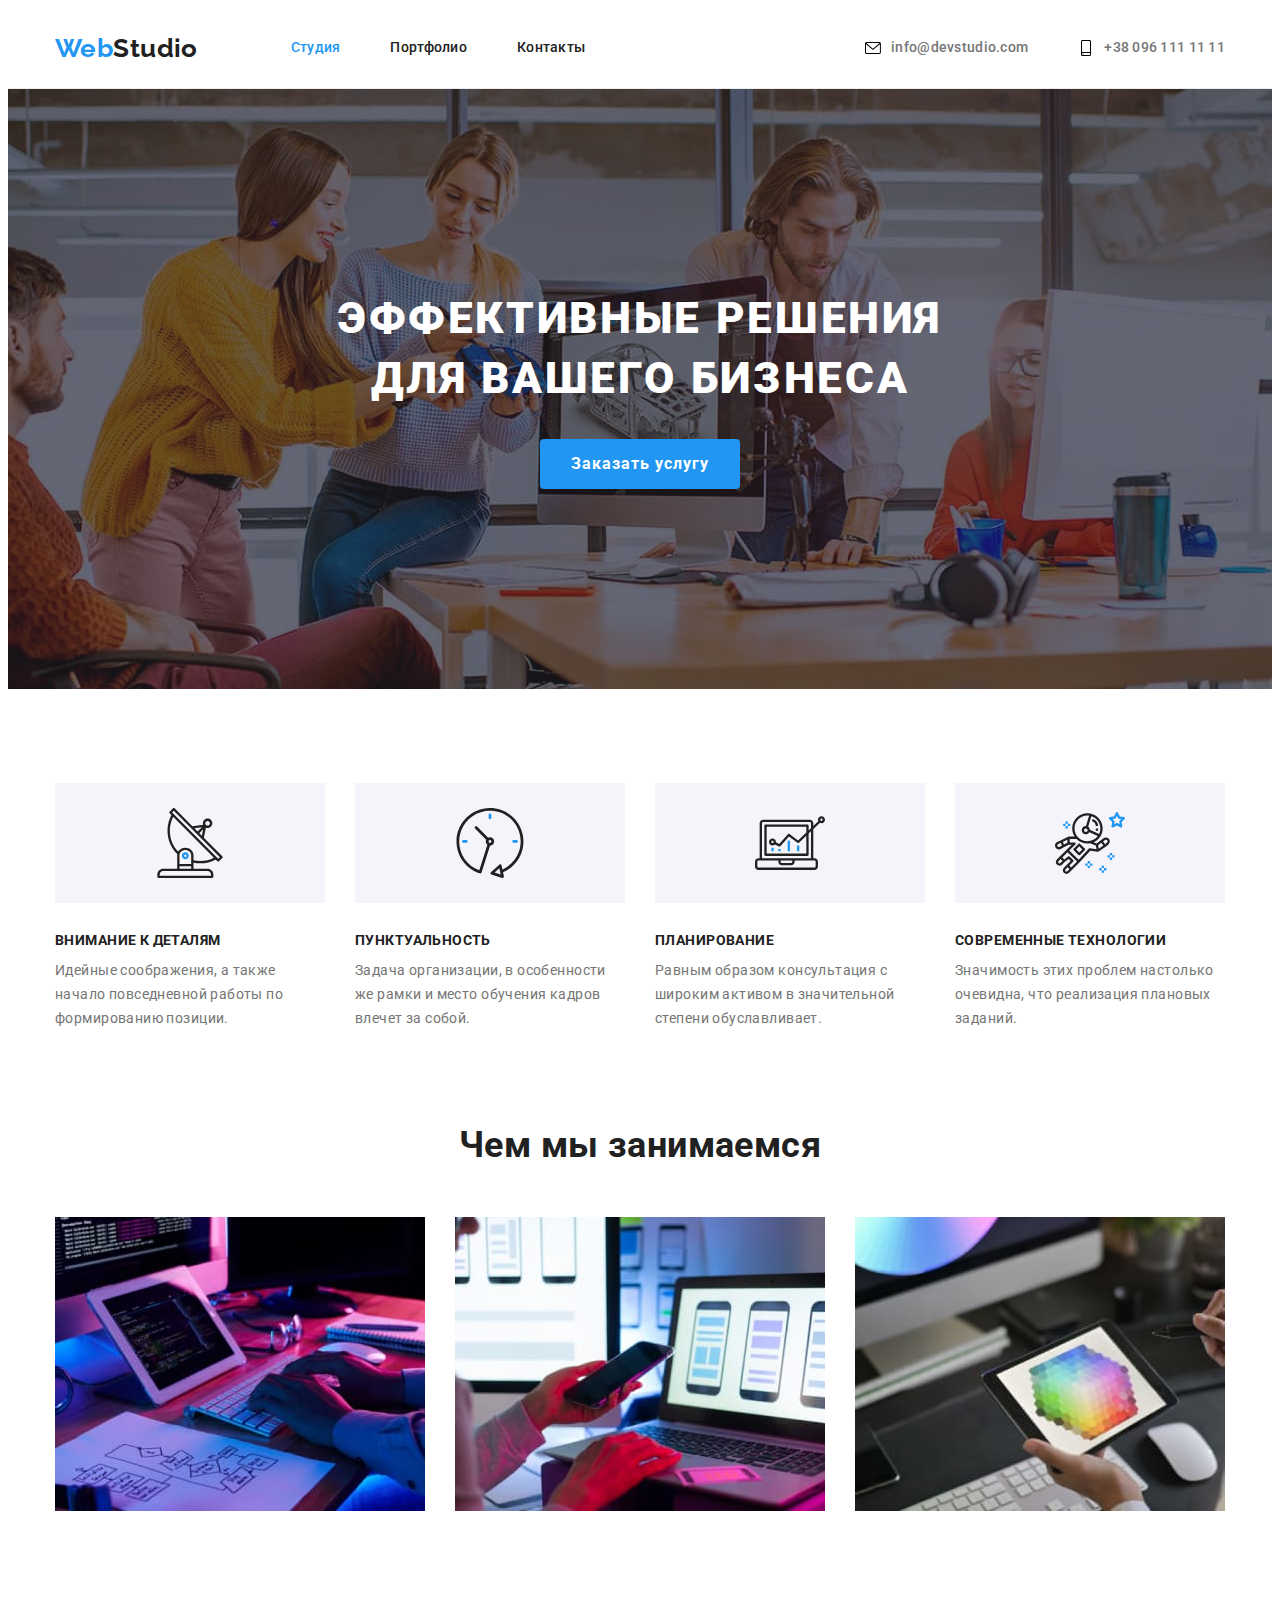
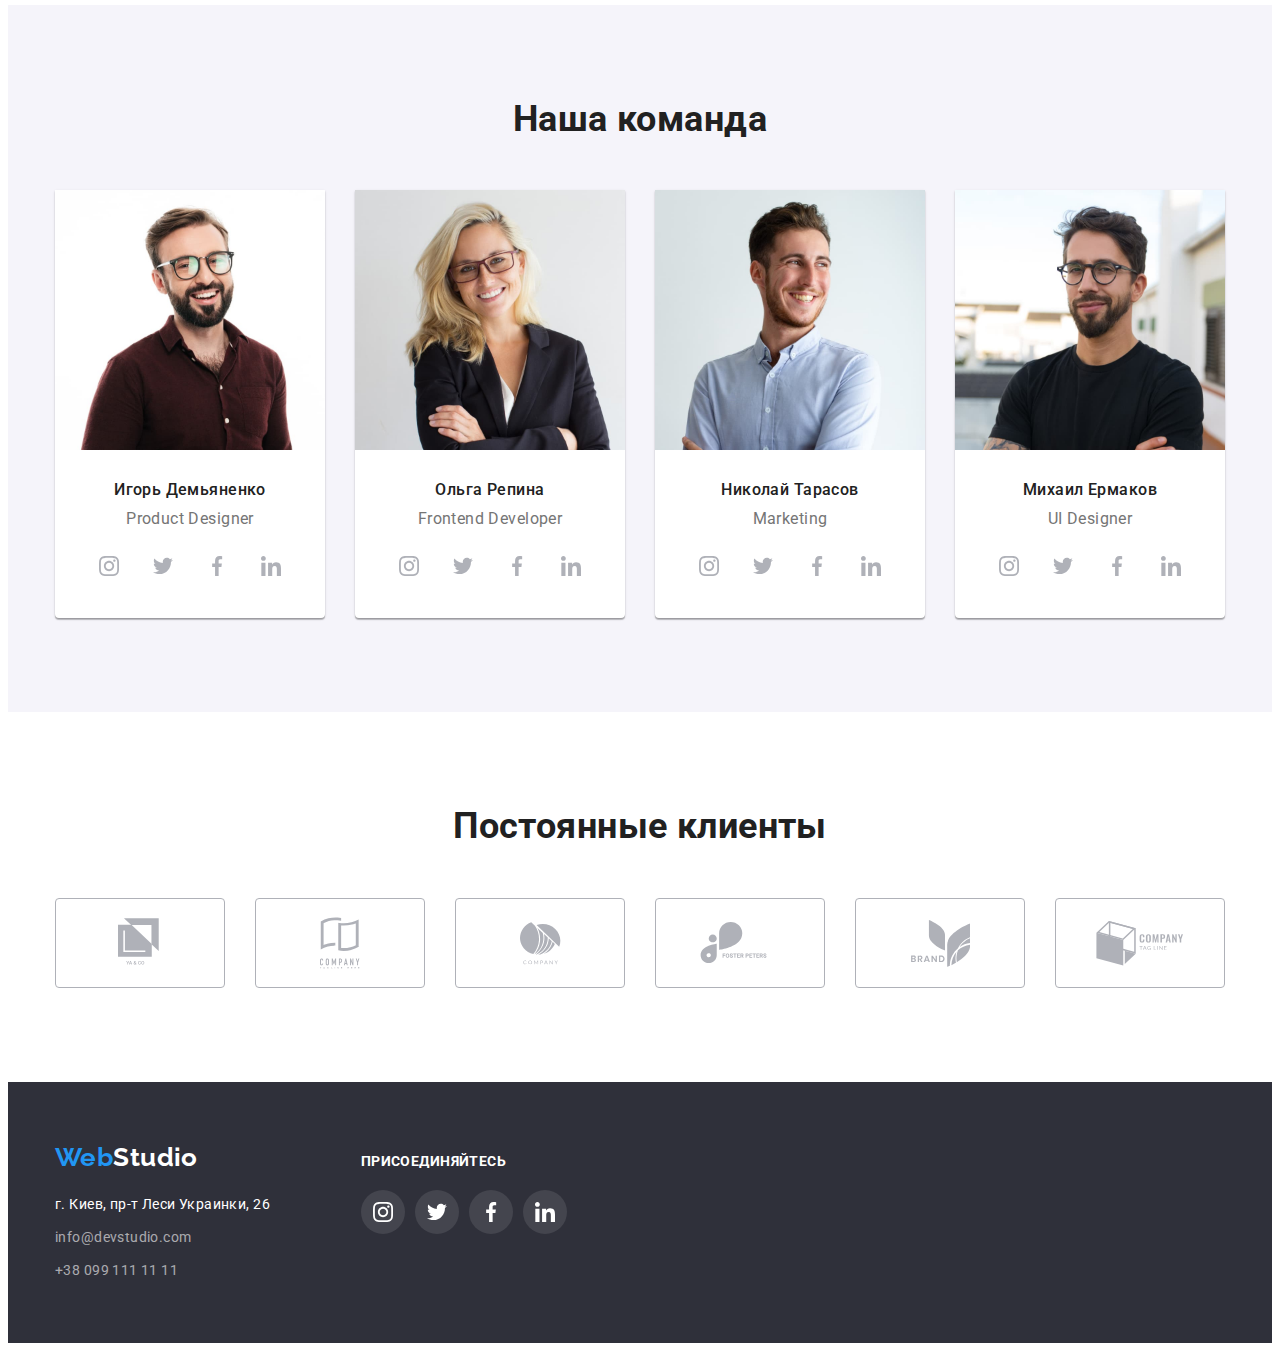
<file: index.html>
<!DOCTYPE html>
<html lang="ru">

<head>
    <meta charset="UTF-8" />
    <meta name="viewport" content="width=device-width, initial-scale=1.0" />
    <title>Студия</title>
    <link rel="stylesheet" href="https://cdnjs.cloudflare.com/ajax/libs/modern-normalize/1.0.0/modern-normalize.min.css"
        integrity="sha512-ISS7cAi1PEhQ8jnbJpJZMd29NlhNj4AWYyLOSp2CE/CsHxTCu+r+t0D2yoJudVrd0/8fTVPUVDzY5Tvli75u/g=="
        crossorigin="anonymous" />
    <link 
      href="https://fonts.googleapis.com/css2?family=Raleway:wght@700&family=Roboto:wght@400;500;700;900&display=swap" 
      rel="stylesheet"
    />
    <link rel="stylesheet" href="./css/styles.css" />
</head>

<body>
    <!-- Шапка сайта -->
    <header class="top-line">
        <div class="container top-cont">
            <nav class="navi">
                <a href="./index.html" class="logo">Web<span class="logo-top">Studio</span></a>
                <ul class="site-navi">
                    <li class="item"><a href="./index.html" class="link link current">Студия</a></li>
                    <li class="item"><a href="./portfolio.html" class="link">Портфолио</a></li>
                    <li class="item"><a href="" class="link">Контакты</a></li>
                </ul>
            </nav>
            <ul class="out-navi">
                <li class="item">
                    <a href="mailto:info@devstudio.com" class="link">
                        <svg class="out-navi-icon">
                            <use href="./images/icons.svg#head-envelope"></use>
                        </svg>
                        info@devstudio.com
                    </a>
                </li>
                <li class="item"><a href="tel:+380961111111" class="link">
                    <svg class="out-navi-icon">
                        <use href="./images/icons.svg#head-smartphone"></use>
                    </svg>
                    +38 096 111 11 11</a></li>
            </ul>
        </div>
    </header>
    <main>

        <!-- ГЕРОЙ -->
        <section class="hero">
            <div class="hero-content">
                 <h1 class="hero-title">ЭФФЕКТИВНЫЕ РЕШЕНИЯ ДЛЯ ВАШЕГО БИЗНЕСА</h1>
                 <button type="button" class="button-hero">Заказать услугу</button>
            </div>        
        </section>

        <!-- Особенности-feature- -->
        <section class="section-feature">
            <div class="container">
                <h2 class="visually-hidden">Особенности</h2>
                <ul class="feature-list">
                    <li class="item">
                        <div class="feature-images">
                            <svg>
                                <use href="./images/icons.svg#antenna"></use>
                            </svg>
                        </div>
                        <h3 class="section-feature-title">Внимание к деталям</h3>
                        <p class="section-feature-text">
                            Идейные соображения, а также начало повседневной работы по формированию позиции.
                        </p>
                    </li>
                    <li class="item">
                        <div class="feature-images">
                            <svg>
                                <use href="./images/icons.svg#clock"></use>
                            </svg>
                        </div>
                        <h3 class="section-feature-title">
                            Пунктуальность
                        </h3>
                        <p class="section-feature-text">
                            Задача организации, в особенности же рамки и место обучения кадров влечет за собой.
                        </p>
                    </li>
                    <li class="item">
                        <div class="feature-images">
                            <svg>
                                <use href="./images/icons.svg#diagram"></use>
                            </svg>
                        </div>
                        <h3 class="section-feature-title">
                            Планирование
                        </h3>
                        <p class="section-feature-text">
                            Равным образом консультация с широким активом в значительной степени обуславливает.
                        </p>
                    </li>
                    <li class="item">
                        <div class="feature-images">
                            <svg>
                                <use href="./images/icons.svg#astronaut"></use>
                            </svg>
                        </div>
                        <h3 class="section-feature-title">
                            Современные технологии
                        </h3>
                        <p class="section-feature-text">
                            Значимость этих проблем настолько очевидна, что реализация плановых заданий.
                        </p>
                    </li>
                </ul>
            </div>   
        </section>

        <!-- Чем мы занимаемся - work -->
        <section class="section-work">
            <div class="container">
                <h2 class="section-work-title">Чем мы занимаемся</h2>
                <ul class="work-list">
                    <li class="item">
                        <img src="./images/1-1.jpg" alt="Алгоритм и планшет" width="370" height="294" />
                    </li>
                    <li class="item">
                        <img src="./images/1-2.jpg" alt="Смартфон и ноутбук" width="370" height="294" />
                    </li>
                    <li class="item">
                        <img src="./images/1-3.jpg" alt="Планшет и компьютер" width="370" height="294" />
                    </li>
                </ul>
            </div>            
        </section>

        <!-- Наша команда - team-->
        <section class="section-team">
            <div class="container">
                <h2 class="section-team-title">Наша команда</h2>
                <ul class="team-list">
                    <li class="team-cell">
                        <img src="./images/2-1-demiantnko.jpg" alt="Игорь Демьяненко" width="270" height="260" />
                        <div class="team-cell-text">
                            <h3 class="team-title">Игорь Демьяненко</h3>
                            <p class="section-team-text">
                                Product Designer
                            </p>
                            <ul class="t-social">
                                <li class="t-soc-cell">
                                 <a href="" class="t-soc-link">
                                     <svg class="t-soc-item">
                                        <use href="./images/icons.svg#social-instagram"></use>
                                     </svg>
                                 </a>
                                </li>
                                <li class="t-soc-cell">
                                    <a href="" class="t-soc-link">
                                        <svg class="t-soc-item">
                                            <use href="./images/icons.svg#social-twitter"></use>
                                        </svg>
                                    </a>
                                </li>
                                <li class="t-soc-cell">
                                    <a href="" class="t-soc-link">
                                        <svg class="t-soc-item">
                                            <use href="./images/icons.svg#social-facebook"></use>
                                        </svg>
                                    </a>
                                </li>
                                <li class="t-soc-cell">
                                    <a href="" class="t-soc-link">
                                        <svg class="t-soc-item">
                                            <use href="./images/icons.svg#social-linkedin"></use>
                                        </svg>
                                    </a>
                                </li>
                            </ul>
                        </div>
                    </li>
                    <li class="team-cell">
                        <img src="./images/2-2-repina.jpg" alt="Поле" width="270" height="260" />
                        <div class="team-cell-text">
                            <h3 class="team-title">Ольга Репина</h3>
                            <p class="section-team-text">
                                Frontend Developer
                            </p>
                            <ul class="t-social">
                                <li class="t-soc-cell">
                                    <a href="" class="t-soc-link">
                                        <svg class="t-soc-item">
                                            <use href="./images/icons.svg#social-instagram"></use>
                                        </svg>
                                    </a>
                                </li>
                                <li class="t-soc-cell">
                                    <a href="" class="t-soc-link">
                                        <svg class="t-soc-item">
                                            <use href="./images/icons.svg#social-twitter"></use>
                                        </svg>
                                    </a>
                                </li>
                                <li class="t-soc-cell">
                                    <a href="" class="t-soc-link">
                                        <svg class="t-soc-item">
                                            <use href="./images/icons.svg#social-facebook"></use>
                                        </svg>
                                    </a>
                                </li>
                                <li class="t-soc-cell">
                                    <a href="" class="t-soc-link">
                                        <svg class="t-soc-item">
                                            <use href="./images/icons.svg#social-linkedin"></use>
                                        </svg>
                                    </a>
                                </li>
                            </ul>
                        </div>
                    </li>
                    <li class="team-cell">
                        <img src="./images/2-3-tarasov.jpg" alt="Николай Тарасов" width="270" height="260" />
                        <div class="team-cell-text">
                            <h3 class="team-title">Николай Тарасов</h3>
                            <p class="section-team-text">
                                Marketing
                            </p>
                            <ul class="t-social">
                                <li class="t-soc-cell">
                                    <a href="" class="t-soc-link">
                                        <svg class="t-soc-item">
                                            <use href="./images/icons.svg#social-instagram"></use>
                                        </svg>
                                    </a>
                                </li>
                                <li class="t-soc-cell">
                                    <a href="" class="t-soc-link">
                                        <svg class="t-soc-item">
                                            <use href="./images/icons.svg#social-twitter"></use>
                                        </svg>
                                    </a>
                                </li>
                                <li class="t-soc-cell">
                                    <a href="" class="t-soc-link">
                                        <svg class="t-soc-item">
                                            <use href="./images/icons.svg#social-facebook"></use>
                                        </svg>
                                    </a>
                                </li>
                                <li class="t-soc-cell">
                                    <a href="" class="t-soc-link">
                                        <svg class="t-soc-item">
                                            <use href="./images/icons.svg#social-linkedin"></use>
                                        </svg>
                                    </a>
                                </li>
                            </ul>
                        </div>
                    </li>
                    <li class="team-cell">
                        <img src="./images/2-4-ermakov.jpg" alt="Михаил Ермаков" width="270" height="260" />
                        <div class="team-cell-text">
                            <h3 class="team-title">Михаил Ермаков</h3>
                            <p class="section-team-text">
                                UI Designer
                            </p>
                            <ul class="t-social">
                                <li class="t-soc-cell">
                                    <a href="" class="t-soc-link">
                                        <svg class="t-soc-item">
                                            <use href="./images/icons.svg#social-instagram"></use>
                                        </svg>
                                    </a>
                                </li>
                                <li class="t-soc-cell">
                                    <a href="" class="t-soc-link">
                                        <svg class="t-soc-item">
                                            <use href="./images/icons.svg#social-twitter"></use>
                                        </svg>
                                    </a>
                                </li>
                                <li class="t-soc-cell">
                                    <a href="" class="t-soc-link">
                                        <svg class="t-soc-item">
                                            <use href="./images/icons.svg#social-facebook"></use>
                                        </svg>
                                    </a>
                                </li>
                                <li class="t-soc-cell">
                                    <a href="" class="t-soc-link">
                                        <svg class="t-soc-item">
                                            <use href="./images/icons.svg#social-linkedin"></use>
                                        </svg>
                                    </a>
                                </li>
                            </ul>
                        </div>
                    </li>
                </ul>
            </div>   
        </section>

        <section class="section-clients">
            <div class="container">
                <h2 class="clients-title">Постоянные клиенты</h2>
                <ul class="clients-list">
                    <li class="client-cell">
                        <a href="" class="client-link">
                        <svg class="client-link-item" width="45px" height="50px">
                            <use href="./images/icons.svg#logo-1"></use>
                        </svg>
                        </a>
                    </li>
<li class="client-cell">
                        <a href="" class="client-link">
                        <svg class="client-link-item" width="40px" height="52px">
                            <use href="./images/icons.svg#logo-2"></use>
                        </svg>
                        </a>
                    </li>
<li class="client-cell">
                        <a href="" class="client-link">
                        <svg class="client-link-item" width="41px" height="43px">
                            <use href="./images/icons.svg#logo-3"></use>
                        </svg>
                        </a>
                    </li>
<li class="client-cell">
                        <a href="" class="client-link">
                        <svg class="client-link-item" width="80px" height="42px">
                            <use href="./images/icons.svg#logo-4"></use>
                        </svg>
                        </a>
                    </li>
 <li class="client-cell">
                        <a href="" class="client-link">
                        <svg class="client-link-item" width="59px" height="47px">
                            <use href="./images/icons.svg#logo-5"></use>
                        </svg>
                        </a>
                    </li>                   
<li class="client-cell">
                        <a href="" class="client-link">
                        <svg class="client-link-item" width="88px" height="45px">
                            <use href="./images/icons.svg#logo-6"></use>
                        </svg>
                        </a>
                    </li>
                </ul>
            </div>
        </section>
    </main>

    <!-- Футер -->
    <footer class="site-footer">
        <div class="container">
            <div>
                <a href="./index.html" class="logo">Web<span     class="logo-footer">Studio</span></a>
                <address>
                <ul class="footer-navi">
                    <li>
                        <a href="https://www.google.com.ua/maps/place/%D0%9A%D0%B8%D0%B5%D0%B2,+02000/@50.4021368,30.2525048,10z/data=!3m1!4b1!4m5!3m4!1s0x40d4cf4ee15a4505:0x764931d2170146fe!8m2!3d50.4501!4d30.5234"
                            rel="noopener noreferrer" target="_blank" class="goo-maps">г. Киев, пр-т Леси Украинки, 26</a>
                    </li>
                    <li>
                        <a href="mailto:info@devstudio.com" class="link">info@devstudio.com</a>
                    </li>
                    <li>
                        <a href="tel:+380991111111" class="link">+38 099 111 11 11</a>
                    </li>
                </ul>
                </address>
            </div>
            <div class="footer-social">
                <h3 class="foo-soc-title">ПРИСОЕДИНЯЙТЕСЬ</h3>
                <ul class="foo-social">
                    <li class="foo-soc-cell">
                        <a href="" class="foo-soc-link">
                            <svg class="foo-soc-item">
                                <use href="./images/icons.svg#social-instagram"></use>
                            </svg>
                        </a>
                    </li>
                    <li class="foo-soc-cell">
                        <a href="" class="foo-soc-link">
                            <svg class="foo-soc-item">
                                <use href="./images/icons.svg#social-twitter"></use>
                            </svg>
                        </a>
                    </li>
                    <li class="foo-soc-cell">
                        <a href="" class="foo-soc-link">
                            <svg class="foo-soc-item">
                                <use href="./images/icons.svg#social-facebook"></use>
                            </svg>
                        </a>
                    </li>
                    <li class="foo-soc-cell">
                        <a href="" class="foo-soc-link">
                            <svg class="foo-soc-item">
                                <use href="./images/icons.svg#social-linkedin"></use>
                            </svg>
                        </a>
                    </li>
                </ul>
            </div>
        </div>
        
    </footer>
</body>

</html>
</file>
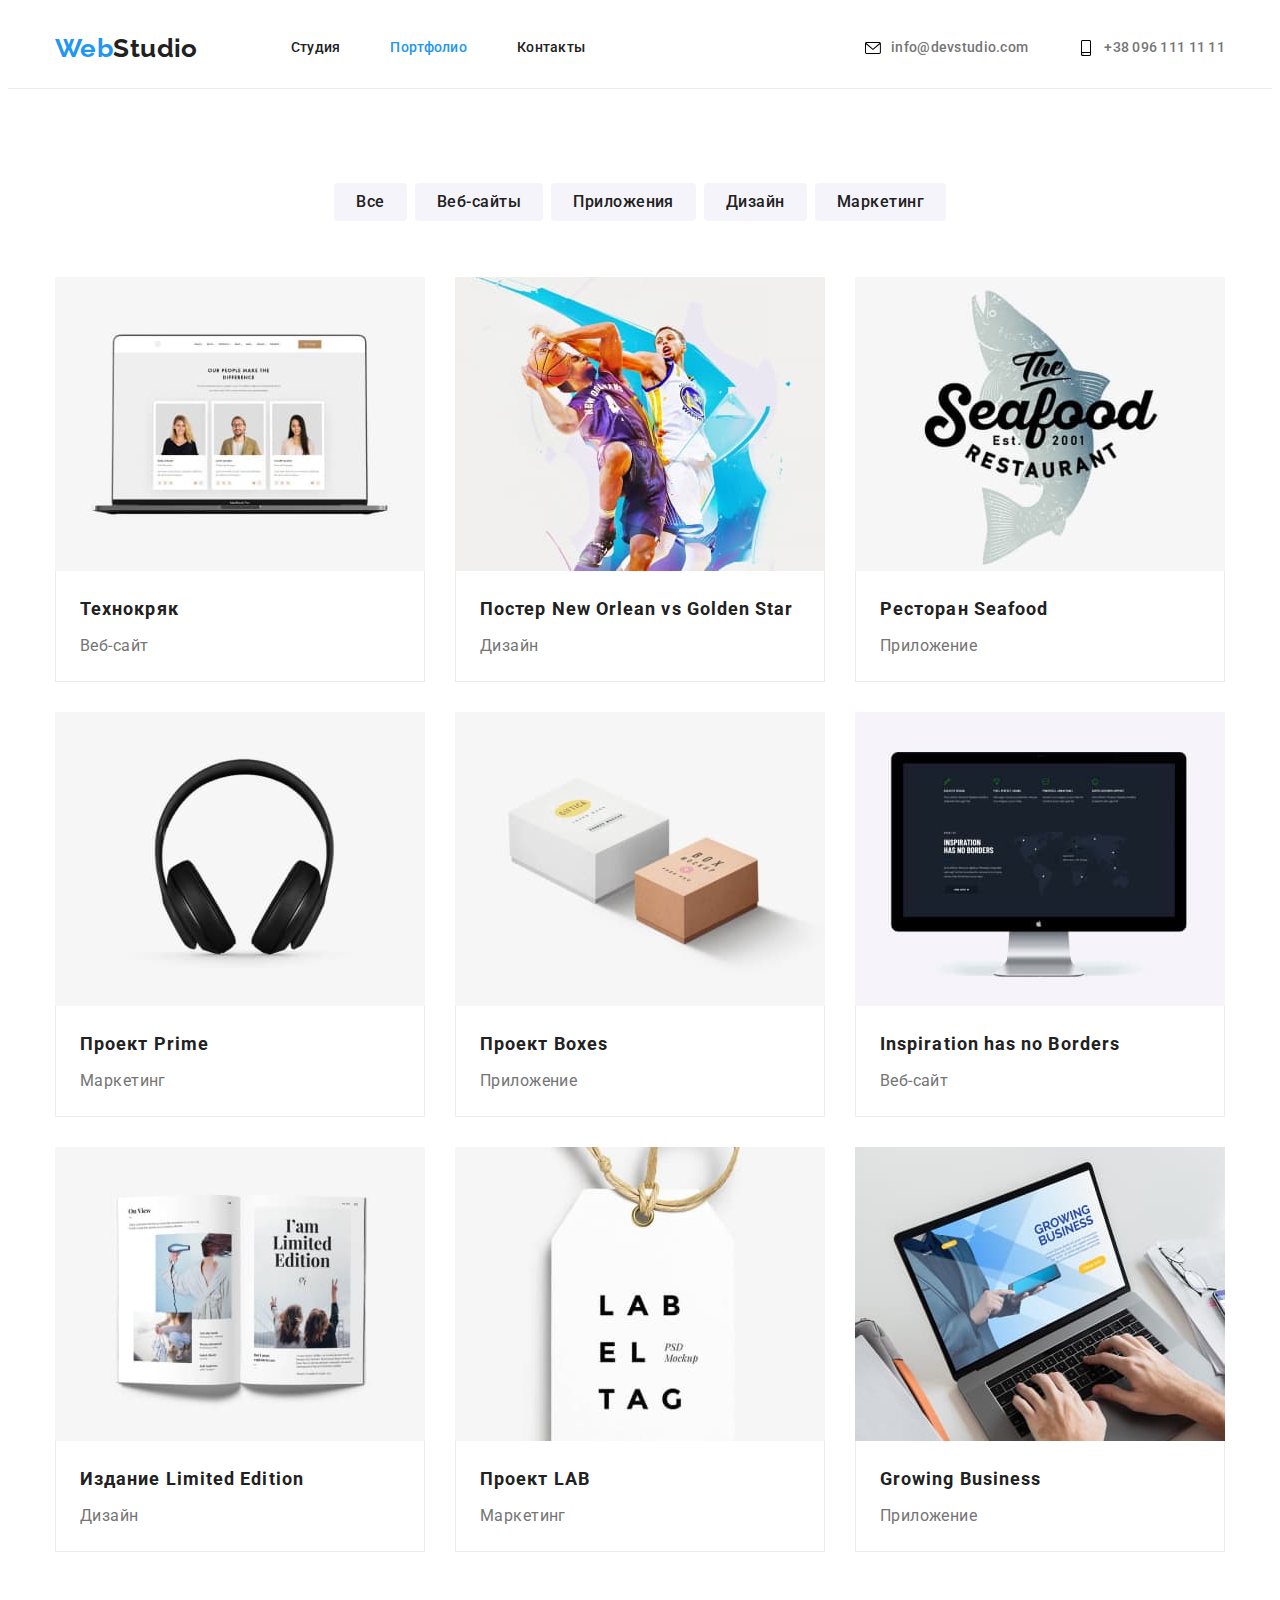
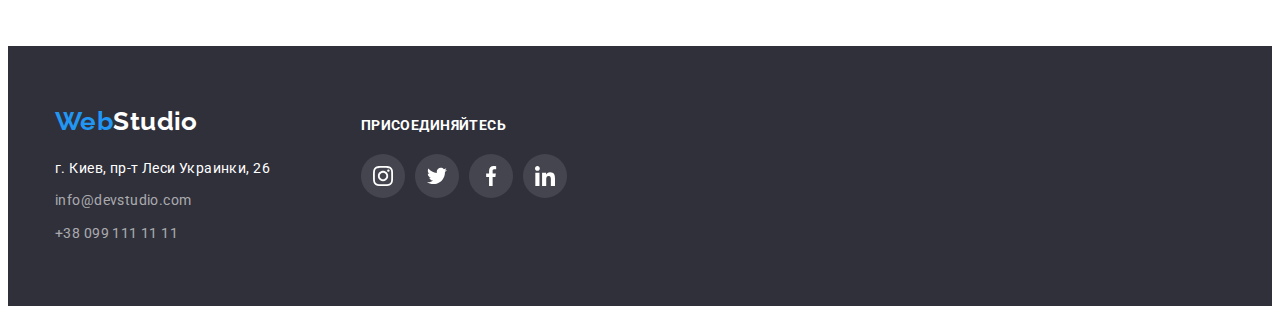
<file: portfolio.html>
<!DOCTYPE html>
<html lang="ru">

<head>
    <meta charset="UTF-8" />
    <meta name="viewport" content="width=device-width, initial-scale=1.0" />
    <title>Портфолио</title>
    <link rel="stylesheet" href="https://cdnjs.cloudflare.com/ajax/libs/modern-normalize/1.0.0/modern-normalize.min.css"
        integrity="sha512-ISS7cAi1PEhQ8jnbJpJZMd29NlhNj4AWYyLOSp2CE/CsHxTCu+r+t0D2yoJudVrd0/8fTVPUVDzY5Tvli75u/g=="
        crossorigin="anonymous" />
    <link
        href="https://fonts.googleapis.com/css2?family=Raleway:wght@700&family=Roboto:wght@400;500;700;900&display=swap"
        rel="stylesheet" />
    <link rel="stylesheet" href="./css/styles.css" />
</head>

<body>
    <!-- Шапка сайта -->
    <header class="top-line">
        <div class="container top-cont">
            <nav class="navi">
                <a href="./index.html" class="logo">Web<span class="logo-top">Studio</span></a>
                <ul class="site-navi">
                    <li class="item"><a href="./index.html" class="link">Студия</a></li>
                    <li class="item"><a href="./portfolio.html" class="link link current">Портфолио</a></li>
                    <li class="item"><a href="" class="link">Контакты</a></li>
                </ul>
            </nav>
            <ul class="out-navi">
                <li class="item">
                    <a href="mailto:info@devstudio.com" class="link">
                        <svg class="out-navi-icon">
                            <use href="./images/icons.svg#head-envelope"></use>
                        </svg>
                        info@devstudio.com
                    </a>
                </li>
                <li class="item"><a href="tel:+380961111111" class="link">
                        <svg class="out-navi-icon">
                            <use href="./images/icons.svg#head-smartphone"></use>
                        </svg>
                        +38 096 111 11 11</a></li>
            </ul>
        </div>
    </header>
    <main>
        <section class="section-pf">
            <div class="container">
                <h2 class="visually-hidden">Портфолио</h2>
                <!-- Фильтры -->
                <ul class="pf-filter">
                    <li class="item"><button type="button" class="button-pf">Все</button></li>
                    <li class="item"><button type="button" class="button-pf">Веб-сайты</button></li>
                    <li class="item"><button type="button" class="button-pf">Приложения</button></li>
                    <li class="item"><button type="button" class="button-pf">Дизайн</button></li>
                    <li class="item"><button type="button" class="button-pf">Маркетинг</button></li>
                </ul>
                <!-- Проекты -->
                <ul class="pf-list">
                    <li class="item">
                        <a href="">
                            <img src="./images/pf-1-1.jpg" alt="Ноутбук с портретами" width="370" height="294" />
                            <div class="pf-list-text">
                                <h3 class="pf-title">Технокряк</h3>
                                <p class="pf-text">Веб-сайт</p>
                            </div>
                        </a>
                    </li>
                    <li class="item">
                        <a href="">
                            <img src="./images/pf-1-2.jpg" alt="Баскетболисты" width="370" height="294" />
                            <div class="pf-list-text">
                                <h3 class="pf-title">Постер New Orlean vs Golden Star</h3>
                                <p class="pf-text"> Дизайн</p>
                            </div>
                        </a>
                    </li>
                    <li class="item">
                        <a href="">
                            <img src="./images/pf-1-3.jpg" alt="Ресторан Seafood - постер" width="370" height="294" />
                            <div class="pf-list-text">
                                <h3 class="pf-title">Ресторан Seafood</h3>
                                <p class="pf-text">Приложение</p>
                            </div>
                        </a>
                    </li>
                    <li class="item">
                        <a href="">
                            <img src="./images/pf-2-1.jpg" alt="Наушники" width="370" height="294" />
                            <div class="pf-list-text">
                                <h3 class="pf-title">Проект Prime</h3>
                                <p class="pf-text">Маркетинг</p>
                            </div>
                        </a>
                    </li>
                    <li class="item">
                        <a href="">
                            <img src="./images/pf-2-2.jpg" alt="Две коробочки" width="370" height="294" />
                            <div class="pf-list-text">
                                <h3 class="pf-title">Проект Boxes</h3>
                                <p class="pf-text">Приложение</p>
                            </div>
                        </a>
                    </li>
                    <li class="item">
                        <a href="">
                            <img src="./images/pf-2-3.jpg" alt="Монитор с картой мира" width="370" height="294" />
                            <div class="pf-list-text">
                                <h3 class="pf-title">Inspiration has no Borders</h3>
                                <p class="pf-text">Веб-сайт</p>
                            </div>
                        </a>
                    </li>
                    <li class="item">
                        <a href="">
                            <img src="./images/pf-3-1.jpg" alt="Бумажный журнал" width="370" height="294" />
                            <div class="pf-list-text">
                                <h3 class="pf-title">Издание Limited Edition</h3>
                                <p class="pf-text">Дизайн</p>
                            </div>
                        </a>
                    </li>
                    <li class="item">
                        <a href="">
                            <img src="./images/pf-3-2.jpg" alt="Этикетка LAB" width="370" height="294" />
                            <div class="pf-list-text">
                                <h3 class="pf-title">Проект LAB</h3>
                                <p class="pf-text">Маркетинг</p>
                            </div>
                        </a>
                    </li>
                    <li class="item">
                        <a href="">
                            <img src="./images/pf-3-3.jpg" alt="Ноутбук с растущим бизнесом" width="370" height="294" />
                            <div class="pf-list-text">
                                <h3 class="pf-title">Growing Business</h3>
                                <p class="pf-text">Приложение</p>
                            </div>
                        </a>
                    </li>
                </ul>
            </div>         
        </section>
    </main>

    <!-- Футер -->
    <footer class="site-footer">
        <div class="container">
            <div>
                <a href="./index.html" class="logo">Web<span class="logo-footer">Studio</span></a>
                <address>
                    <ul class="footer-navi">
                        <li>
                            <a href="https://www.google.com.ua/maps/place/%D0%9A%D0%B8%D0%B5%D0%B2,+02000/@50.4021368,30.2525048,10z/data=!3m1!4b1!4m5!3m4!1s0x40d4cf4ee15a4505:0x764931d2170146fe!8m2!3d50.4501!4d30.5234"
                                rel="noopener noreferrer" target="_blank" class="goo-maps">г. Киев, пр-т Леси Украинки,
                                26</a>
                        </li>
                        <li>
                            <a href="mailto:info@devstudio.com" class="link">info@devstudio.com</a>
                        </li>
                        <li>
                            <a href="tel:+380991111111" class="link">+38 099 111 11 11</a>
                        </li>
                    </ul>
                </address>
            </div>
            <div class="footer-social">
                <h3 class="foo-soc-title">ПРИСОЕДИНЯЙТЕСЬ</h3>
                <ul class="foo-social">
                    <li class="foo-soc-cell">
                        <a href="" class="foo-soc-link">
                            <svg class="foo-soc-item">
                                <use href="./images/icons.svg#social-instagram"></use>
                            </svg>
                        </a>
                    </li>
                    <li class="foo-soc-cell">
                        <a href="" class="foo-soc-link">
                            <svg class="foo-soc-item">
                                <use href="./images/icons.svg#social-twitter"></use>
                            </svg>
                        </a>
                    </li>
                    <li class="foo-soc-cell">
                        <a href="" class="foo-soc-link">
                            <svg class="foo-soc-item">
                                <use href="./images/icons.svg#social-facebook"></use>
                            </svg>
                        </a>
                    </li>
                    <li class="foo-soc-cell">
                        <a href="" class="foo-soc-link">
                            <svg class="foo-soc-item">
                                <use href="./images/icons.svg#social-linkedin"></use>
                            </svg>
                        </a>
                    </li>
                </ul>
            </div>
        </div>
    
    </footer>
</body>

</html>
</file>
<file: css/styles.css>
:root {
  --white-basis: #ffffff;
  --accent-brand: #2196f3;
  --black-title: #212121;
  --black-text: #757575;
  --darck-bg: #2f303a;
  --light-first-bg: #e5e5e5; /*цвет main-а */
  --light-second-bg: #f5f4fa; /*наша команда*/
  --white-opacity: rgba(255, 255, 255, 0.6);
  --color-line: #ececec; /*цвет бордера*/
  --team-soc-link: #afb1b8;
  --client-cell-gap: 30px;
  --client-cell-item: 6; /*кол-во ячеек клиентов в ряду*/
  --pf-filter-gap: 30px;
  --pf-grid-item: 3; /*кол-во карточек в ряду портфолио*/
}

html {
  box-sizing: border-box;
}
*,
*::before,
*::after {
  box-sizing: border-box;
}

body {
  color: var(--black-text);
  font-family: Roboto, sans-serif;
  font-size: 14px;
  letter-spacing: 0.03em;
  /*width: 1600px; - решает проблему центрирования относительно вертикальной оси сайта???*/
}

section {
  min-width: 1200px;
}

address {
  font-style: normal;
}

ul {
  list-style: none;
  margin: 0px;
  padding: 0px;
}

img {
  display: block;
  max-width: 100%;
  height: auto;
}

a {
  text-decoration: none;
  display: block;
}

h1,
h2,
h3,
h4,
h5,
h6 {
  margin-top: 0px;
  margin-bottom: 0px;
  color: var(--black-title);
  font-family: Roboto, sans-serif;
}

p {
  margin-top: 0px;
  margin-bottom: 0px;
}

.visually-hidden {
  position: absolute !important;
  clip: rect(1px 1px 1px 1px);
  clip: rect(1px, 1px, 1px, 1px);
  padding: 0 !important;
  border: 0 !important;
  height: 1px !important;
  width: 1px !important;
  overflow: hidden;
}

.container {
  width: 1200px;
  padding: 0 15px;
  margin: 0px auto;
}

.top-line {
  min-width: 1200px;
  border-bottom-width: 1px;
  border-bottom-style: solid;
  border-bottom-color: var(--color-line);
}

.top-cont {
  display: flex;
  align-items: center;
  justify-content: space-between;
}

.navi {
  display: flex;
  align-items: center;
}

.logo {
  margin-right: 93px;
  color: var(--accent-brand);
  font-family: Raleway;
  font-weight: 700;
  font-size: 26px;
  line-height: 1.19;
}

.logo-top {
  color: var(--black-title);
}

.logo-footer {
  color: var(--white-basis);
}

.site-navi,
.out-navi {
  display: flex;
}

.site-navi .item:not(:last-child),
.out-navi .item:not(:last-child) {
  margin-right: 50px;
}

.site-navi .link {
  padding-top: 32px;
  padding-bottom: 32px;
  color: var(--black-title);
  font-weight: 500;
  line-height: 1.14;
  letter-spacing: 0.02em;
}

.link.current,
.site-navi .link:hover,
.site-navi .link:focus,
.out-navi .link:hover,
.out-navi .link:focus,
.footer-navi .link:hover,
.footer-navi .link:focus {
  color: var(--accent-brand);
}

.out-navi .link:hover .out-navi-icon,
.out-navi .link:focus .out-navi-icon {
  fill: var(--accent-brand);
}

.out-navi .link {
  display: flex;
  align-items: center;
  padding-top: 32px; /*удерживает высоту хедера*/
  padding-bottom: 32px; /*удерживает высоту хедера*/
  color: var(--black-text);
  font-weight: 500;
  line-height: 1.14;
  letter-spacing: 0.02em;
}

.out-navi-icon {
  width: 16px;
  height: 16px;
  margin-right: 10px;
}

.hero {
  display: flex;
  align-items: center;
  justify-content: center;
  min-width: 1200px;
  height: 600px;
  margin-left: auto;
  margin-right: auto;
  background-color: rgba(196, 196, 196, 1);
  background-image: linear-gradient(
      to right,
      rgba(47, 48, 58, 0.4),
      rgba(47, 48, 58, 0.4)
    ),
    url(../images/bg-heros.jpg);
  background-repeat: no-repeat;
  background-size: 1600px;
  background-position: center;
}

.hero-content {
  text-align: center;
  margin-left: auto;
  margin-right: auto;
}

.hero-title {
  width: 696px;
  color: var(--white-basis);
  margin: 0px auto 30px auto;
  font-weight: 900;
  font-size: 44px;
  line-height: 1.36;
  letter-spacing: 0.06em;
  text-transform: uppercase;
}

/* button для главной */
.container .button-hero {
  text-align: center;
}

.button-hero {
  display: inline-block;
  margin: 0 auto;
  width: 200px;
  height: 50px;
  border-radius: 4px;
  border: transparent;
  /*outline: none; убирает рамку при нажатии*/
  color: var(--white-basis);
  font-family: Roboto;
  font-weight: 700;
  font-size: 16px;
  text-align: center;
  line-height: 1.87;
  align-items: center;
  vertical-align: center;
  letter-spacing: 0.06em;
  background-color: var(--accent-brand);
}

.button-hero:hover,
.button-hero:focus {
  background-color: #188ce8;
  cursor: pointer;
}

.section-feature {
  padding-top: 94px;
}

.feature-images {
  display: flex;
  align-items: center;
  justify-content: center;
  height: 120px;
  margin-bottom: 30px;
  background-color: var(--light-second-bg);
}

.feature-images > svg {
  width: 70px;
  height: 70px;
}

.feature-list,
.work-list,
.team-list {
  display: flex;
  flex-wrap: wrap;
}

.feature-list .item {
  width: calc((100% - 90px) / 4);
  margin-right: 30px;
}

.feature-list .item:nth-child(4n) {
  margin-right: 0px;
}

.section-feature-title {
  margin-bottom: 10px;
  font-weight: 700;
  font-size: 14px;
  line-height: 1.14;
  text-transform: uppercase;
}

.section-feature-text {
  line-height: 1.71;
}

.section-work {
  padding-top: 94px;
  padding-bottom: 94px;
}

.work-list .item {
  width: 370px;
}

.work-list .item + .item {
  margin-left: 30px;
}

.section-work-title,
.section-team-title,
.clients-title {
  margin: 0px auto 50px auto;
  font-weight: 700;
  font-size: 36px;
  line-height: 1.16;
  text-align: center;
}

.section-team {
  padding-top: 94px;
  padding-bottom: 94px;
  background-color: var(--light-second-bg);
}

.team-cell {
  width: 270px;
  border-radius: 0px 0px 4px 4px;
  background-color: var(--white-basis);
  box-shadow: 0px 1px 3px rgba(0, 0, 0, 0.12), 0px 1px 1px rgba(0, 0, 0, 0.14),
    0px 2px 1px rgba(0, 0, 0, 0.2);
}

.team-cell + .team-cell {
  margin-left: 30px;
}

.team-cell-text {
  padding-top: 30px;
  padding-bottom: 30px;
}

.team-title {
  margin-bottom: 10px;
  font-weight: 500;
  font-size: 16px;
  line-height: 1.19;
  text-align: center;
}

.section-team-text {
  font-size: 16px;
  line-height: 19px;
  text-align: center;
  margin-bottom: 16px;
}

.t-social,
.foo-social {
  display: flex;
  justify-content: center;
}

.t-soc-cell + .t-soc-cell,
.foo-soc-cell + .foo-soc-cell {
  margin-left: 10px;
}

.t-soc-link,
.foo-soc-link {
  display: flex;
  align-items: center;
  justify-content: center;
  width: 44px;
  height: 44px;
  border-radius: 50%;
}

.t-soc-item,
.foo-soc-item {
  height: 20px;
  width: 20px;
  fill: var(--team-soc-link);
}

.t-soc-link:hover,
.t-soc-link:focus,
.foo-soc-link:hover,
.foo-soc-link:focus {
  background-color: var(--accent-brand);
}

.t-soc-link:hover .t-soc-item,
.t-soc-link:focus .t-soc-item {
  fill: var(--white-basis);
}

.section-clients,
.section-pf {
  padding-top: 94px;
  padding-bottom: 94px;
}

.clients-list {
  display: flex;
  flex-wrap: wrap;
  margin-left: -30px;
  margin-top: -30px;
}

.client-cell {
  width: 170px;
  margin-left: 30px;
  margin-top: 30px;
}

.client-link {
  display: flex;
  align-items: center;
  justify-content: center;
  height: 90px;
  border-width: 1px;
  border-style: solid;
  border-radius: 4px;
  border-color: var(--team-soc-link);
}

.client-link-item {
  fill: var(--team-soc-link);
}

.client-link:hover,
.client-link:focus {
  border-color: var(--accent-brand);
}

.client-link:hover .client-link-item,
.client-link:focus .client-link-item {
  fill: var(--accent-brand);
}

.section-pf .container {
  display: flex;
  flex-direction: column;
  align-items: center;
}

.pf-filter {
  margin-bottom: 56px;
  display: flex;
  flex-wrap: wrap;
}

.pf-filter .item + .item {
  margin-left: 8px;
}

/* button для портфолио-фильтра */
.button-pf {
  display: inline-block;
  min-width: 73px;
  min-height: 38px;
  padding: 6px 22px;
  border-radius: 4px;
  border: transparent;
  outline: none; /*убирает рамку при нажатии*/
  color: var(--black-title);
  font-family: Roboto;
  font-weight: 500;
  font-size: 16px;
  line-height: 1.62;
  text-align: center;
  vertical-align: top;
  letter-spacing: 0.03em;
  background-color: var(--light-second-bg);
}

.button-pf:hover,
.button-pf:focus {
  color: var(--white-basis);
  background-color: var(--accent-brand);
  cursor: pointer;
  box-shadow: 0px 3px 1px rgba(0, 0, 0, 0.1), 0px 1px 2px rgba(0, 0, 0, 0.08),
    0px 2px 2px rgba(0, 0, 0, 0.12);
}

.pf-list {
  display: flex;
  flex-wrap: wrap;
  margin-left: calc(-1 * var(--pf-filter-gap));
  margin-top: calc(-1 * var(--pf-filter-gap));
}

.pf-list > .item {
  flex-basis: calc(
    (100% - var(--pf-filter-gap) * var(--pf-grid-item)) / var(--pf-grid-item)
  );
  margin-left: var(--pf-filter-gap);
  margin-top: var(--pf-filter-gap);
  background-color: var(--white-basis);
}

.pf-list > .item:hover,
.pf-list > .item:focus {
  box-shadow: 0px 1px 1px rgba(0, 0, 0, 0.12), 0px 4px 4px rgba(0, 0, 0, 0.06),
    1px 4px 6px rgba(0, 0, 0, 0.16);
}

.pf-list-text {
  padding: 20px 24px 20px 24px;
  border: 1px solid var(--color-line);
  border-top: none;
  background-color: var(--white-basis);
}

.pf-title {
  margin-bottom: 4px;
  font-weight: 700;
  font-size: 18px;
  line-height: 2;
  letter-spacing: 0.06em;
}

.pf-text {
  color: var(--black-text);
  font-size: 16px;
  line-height: 1.87;
}

/* футер */
.site-footer {
  min-width: 1200px;
  padding-top: 60px;
  padding-bottom: 60px;
  background-color: var(--darck-bg);
}

.site-footer .container {
  display: flex;
  align-items: baseline;
}

.site-footer address {
  margin-top: 20px;
}

.footer-navi .goo-maps {
  color: var(--white-basis);
  line-height: 1.7;
}

.footer-navi .goo-maps:hover,
.footer-navi .goo-maps:focus {
  color: var(--accent-brand);
}

.footer-navi .link {
  color: var(--white-opacity);
  line-height: 1.71;
}
.footer-navi li + li {
  margin-top: 9px;
}

.foo-soc-title {
  margin-bottom: 20px;
  font-weight: 700;
  font-size: 14px;
  line-height: 1.14;
  letter-spacing: 0.03em;
  text-transform: uppercase;
  color: var(--white-basis);
}

.footer-social {
  margin-left: 70px;
}

.foo-soc-link {
  background-color: rgba(255, 255, 255, 0.1);
}

.foo-soc-item {
  fill: var(--white-basis);
}
</file>
